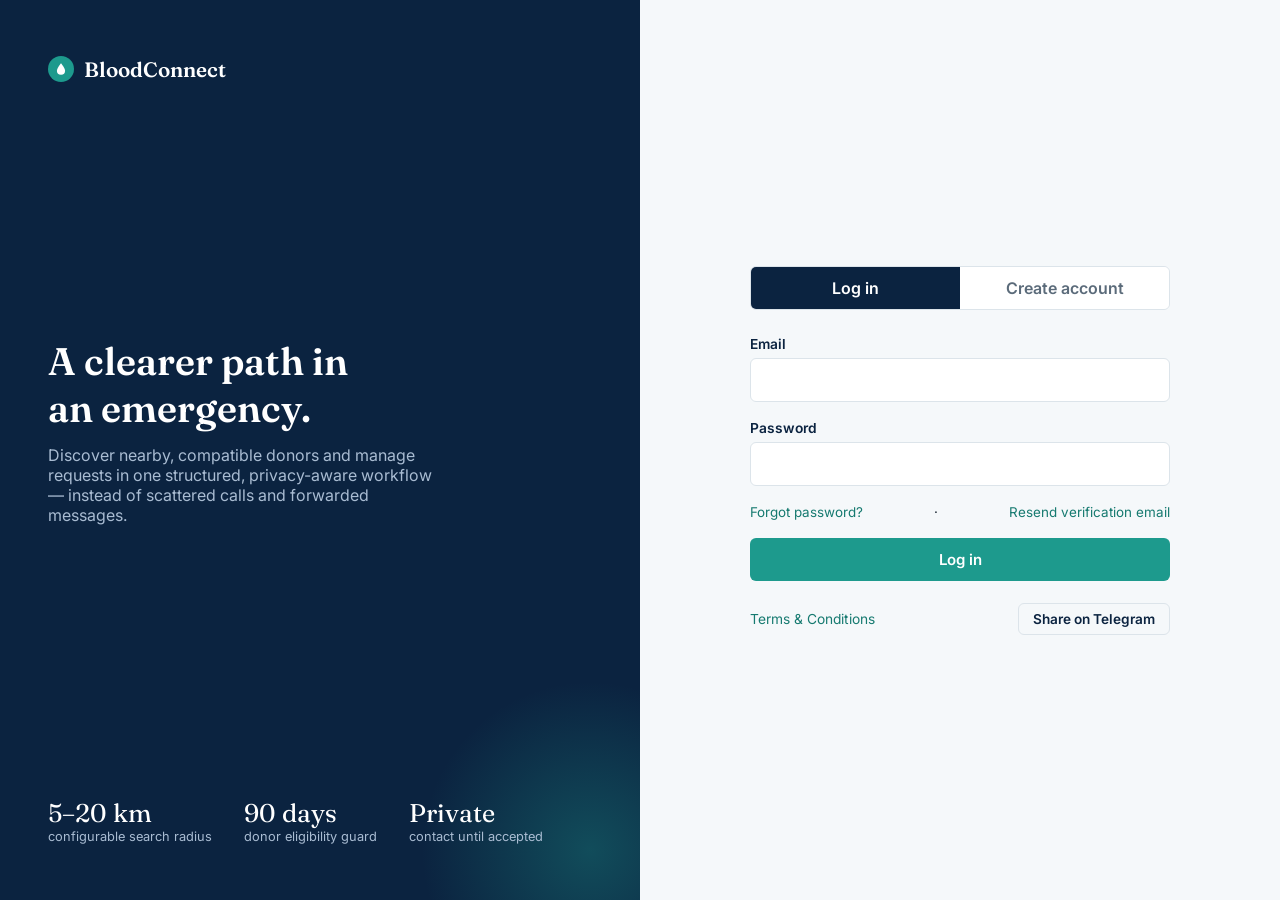
<file: frontend/index.html>
<!DOCTYPE html>
<html lang="en">
<head>
  <meta charset="UTF-8" />
  <meta name="viewport" content="width=device-width, initial-scale=1.0" />
  <title>BloodConnect — Sign in</title>
  <link rel="preconnect" href="https://fonts.googleapis.com" />
  <link href="https://fonts.googleapis.com/css2?family=Inter:wght@400;500;600;700&family=Fraunces:wght@500;600&display=swap" rel="stylesheet" />
  <link rel="stylesheet" href="css/styles.css" />
</head>
<body>
  <div class="auth-shell">
    <section class="auth-shell__intro">
      <div class="auth-shell__brand">
        <span class="topbar__brand-mark" aria-hidden="true">
          <svg viewBox="0 0 24 24" fill="none" xmlns="http://www.w3.org/2000/svg">
            <path d="M12 2C12 2 5 10.5 5 15a7 7 0 0014 0c0-4.5-7-13-7-13z" fill="#fff"/>
          </svg>
        </span>
        BloodConnect
      </div>

      <div>
        <h1 class="auth-shell__headline">A clearer path in an emergency.</h1>
        <p class="auth-shell__sub">
          Discover nearby, compatible donors and manage requests in one
          structured, privacy-aware workflow — instead of scattered calls
          and forwarded messages.
        </p>
      </div>

      <div class="auth-shell__stats">
        <div>
          <div class="auth-shell__stat-value">5–20 km</div>
          <div class="auth-shell__stat-label">configurable search radius</div>
        </div>
        <div>
          <div class="auth-shell__stat-value">90 days</div>
          <div class="auth-shell__stat-label">donor eligibility guard</div>
        </div>
        <div>
          <div class="auth-shell__stat-value">Private</div>
          <div class="auth-shell__stat-label">contact until accepted</div>
        </div>
      </div>
    </section>

    <section class="auth-shell__form-side">
      <div class="auth-card">
        <div class="auth-tabs" role="tablist" aria-label="Sign in or create an account">
          <button type="button" id="tab-login" class="is-active" role="tab" aria-selected="true" aria-controls="panel-login">Log in</button>
          <button type="button" id="tab-signup" role="tab" aria-selected="false" aria-controls="panel-signup">Create account</button>
        </div>

        <div id="banner" class="banner" role="alert"></div>

        <!-- Login -->
        <div id="panel-login" class="auth-panel is-active" role="tabpanel" aria-labelledby="tab-login">
          <form id="login-form" novalidate>
            <div class="field" id="login-email-field">
              <label for="login-email">Email</label>
              <input type="email" id="login-email" name="email" autocomplete="email" required />
              <div class="field-error">Enter a valid email address.</div>
            </div>
            <div class="field" id="login-password-field">
              <label for="login-password">Password</label>
              <input type="password" id="login-password" name="password" autocomplete="current-password" required />
              <div class="field-error">Enter your password.</div>
            </div>
            <p class="auth-help-links"><a href="forgot-password.html">Forgot password?</a> <span aria-hidden="true">·</span> <a href="#" id="resend-verification-link">Resend verification email</a></p>
            <button type="submit" class="btn btn--primary btn--block" id="login-submit">
              <span class="btn-label">Log in</span>
            </button>
          </form>
          <form id="login-otp-form" hidden novalidate>
            <p class="hint" id="login-otp-message">Enter the 6-digit OTP sent to your email.</p>
            <div class="field" id="login-otp-field">
              <label for="login-otp">Email OTP</label>
              <input type="text" id="login-otp" name="otp" inputmode="numeric" autocomplete="one-time-code" pattern="[0-9]{6}" maxlength="6" minlength="6" required />
              <div class="field-error">Enter the 6-digit OTP from your email.</div>
            </div>
            <button type="submit" class="btn btn--primary btn--block" id="login-otp-submit"><span class="btn-label">Verify OTP &amp; log in</span></button>
            <button type="button" class="btn btn--ghost btn--block" id="login-otp-back">Back to login</button>
          </form>
        </div>

        <!-- Signup -->
        <div id="panel-signup" class="auth-panel" role="tabpanel" aria-labelledby="tab-signup">
          <form id="signup-form" novalidate>
            <div class="field-row">
              <div class="field" id="signup-name-field">
                <label for="signup-name">Full name</label>
                <input type="text" id="signup-name" name="name" autocomplete="name" required minlength="2" />
                <div class="field-error">Enter your name.</div>
              </div>
              <div class="field" id="signup-phone-field">
                <label for="signup-phone">Phone</label>
                <input type="tel" id="signup-phone" name="phone" autocomplete="tel" required minlength="7" />
                <div class="field-error">Enter a valid phone number.</div>
              </div>
            </div>

            <div class="field" id="signup-email-field">
              <label for="signup-email">Email</label>
              <input type="email" id="signup-email" name="email" autocomplete="email" required />
              <div class="field-error">Enter a valid email address.</div>
            </div>

            <div class="field" id="signup-password-field">
              <label for="signup-password">Password</label>
              <input type="password" id="signup-password" name="password" autocomplete="new-password" required minlength="8" />
              <div class="hint">At least 8 characters.</div>
              <div class="field-error">Password must be at least 8 characters.</div>
            </div>

            <div class="field-row">
              <div class="field" id="signup-role-field">
                <label for="signup-role">I want to</label>
                <select id="signup-role" name="role" required>
                  <option value="both">Donate &amp; request</option>
                  <option value="donor">Donate blood</option>
                  <option value="recipient">Request blood</option>
                </select>
              </div>
              <div class="field" id="signup-blood-field">
                <label for="signup-blood">Blood group</label>
                <select id="signup-blood" name="blood_group" required>
                  <option value="">Select</option>
                  <option>O+</option><option>O-</option>
                  <option>A+</option><option>A-</option>
                  <option>B+</option><option>B-</option>
                  <option>AB+</option><option>AB-</option>
                </select>
                <div class="field-error">Select your blood group.</div>
              </div>
            </div>

            <div class="field" id="signup-city-field">
              <label for="signup-city">City</label>
              <input type="text" id="signup-city" name="city" required minlength="2" />
              <div class="field-error">Enter your city.</div>
            </div>

            <div class="field">
              <label for="signup-location">Location</label>
              <button type="button" class="btn btn--ghost btn--block" id="use-location-btn">
                Use my current location
              </button>
              <div class="hint" id="location-status">Needed to match nearby donors and requests.</div>
              <input type="hidden" id="signup-lat" name="latitude" />
              <input type="hidden" id="signup-lng" name="longitude" />
            </div>

            <div class="field terms-acceptance" id="signup-terms-field">
              <label class="terms-checkbox">
                <input type="checkbox" id="signup-terms" name="accepted_terms" required />
                <span>I agree to the <a href="terms.html" target="_blank" rel="noopener noreferrer">Terms &amp; Conditions</a> and have read the privacy information.</span>
              </label>
              <div class="field-error">You must accept the Terms &amp; Conditions.</div>
            </div>
            <button type="submit" class="btn btn--primary btn--block" id="signup-submit">
              <span class="btn-label">Create account</span>
            </button>
          </form>
        </div>
        <div class="auth-bottom-links">
          <a href="terms.html">Terms &amp; Conditions</a>
          <button type="button" class="btn btn--ghost btn--sm" id="telegram-share-btn">Share on Telegram</button>
        </div>
      </div>
    </section>
  </div>

  <script src="js/api.js"></script>
  <script src="js/auth-page.js"></script>
</body>
</html>
</file>
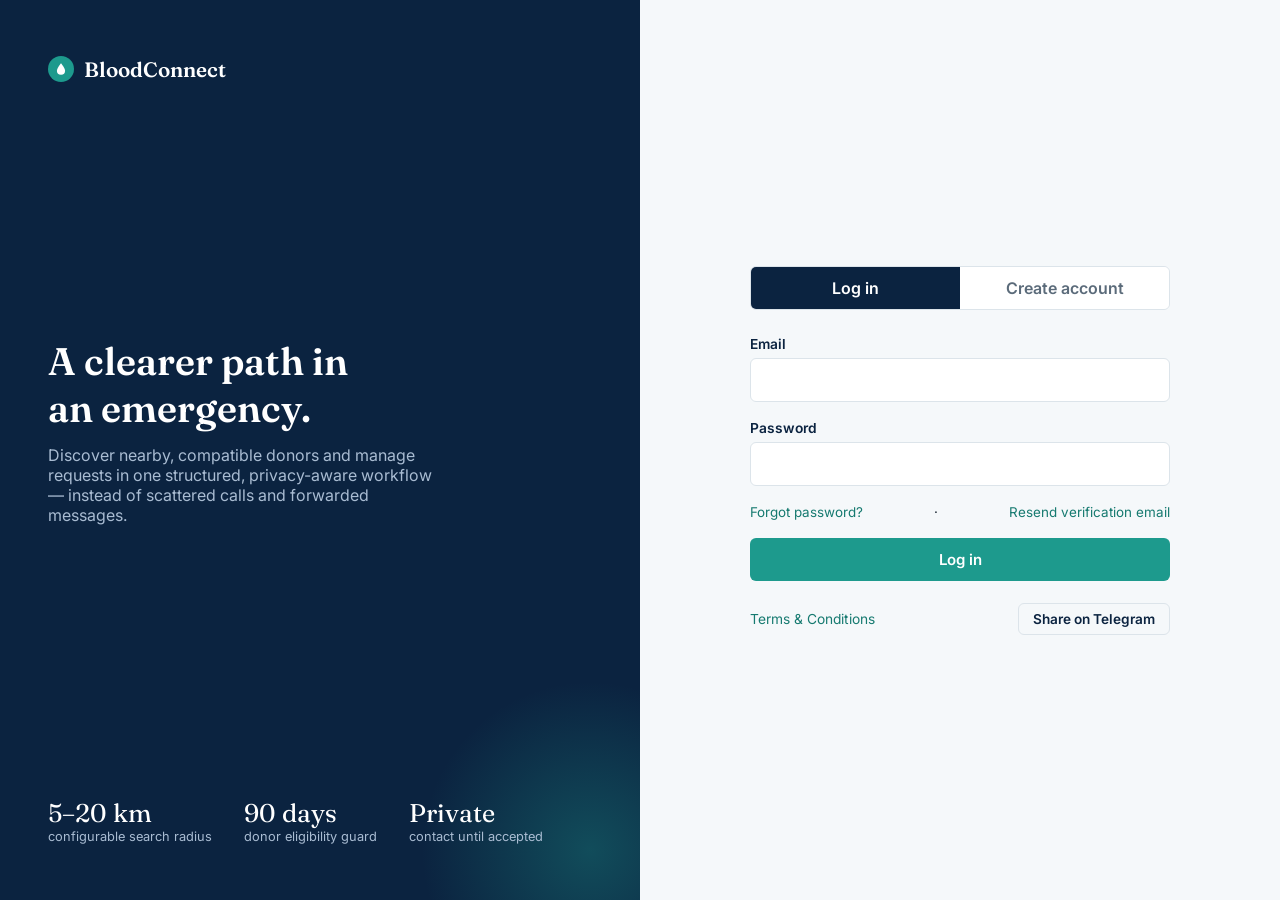
<file: frontend/admin.html>
<!DOCTYPE html>
<html lang="en">
<head>
  <meta charset="UTF-8">
  <meta name="viewport" content="width=device-width, initial-scale=1.0">
  <meta name="theme-color" content="#111c31">
  <title>BloodConnect — Admin Dashboard</title>
  <link rel="preconnect" href="https://fonts.googleapis.com">
  <link rel="preconnect" href="https://fonts.gstatic.com" crossorigin>
  <link href="https://fonts.googleapis.com/css2?family=Inter:wght@400;500;600;700;800&display=swap" rel="stylesheet">
  <link rel="stylesheet" href="css/styles.css">
  <style>
    :root {
      --adm-ink: #172238;
      --adm-muted: #7c879b;
      --adm-border: #e8edf4;
      --adm-bg: #f5f7fb;
      --adm-red: #d93650;
      --adm-navy: #111c31;
      --adm-green: #16866b;
      --adm-shadow: 0 8px 28px rgba(24,39,75,.045);
    }

    * { box-sizing: border-box; }
    body.admin-body {
      margin: 0;
      background: var(--adm-bg);
      color: var(--adm-ink);
      font-family: Inter, system-ui, sans-serif;
    }
    .admin-layout { min-height: 100vh; }
    .admin-sidebar {
      position: fixed; inset: 0 auto 0 0; z-index: 5;
      width: 246px; padding: 25px 17px;
      display: flex; flex-direction: column;
      background: var(--adm-navy); color: #fff;
    }
    .admin-brand { display: flex; align-items: center; gap: 12px; padding: 0 10px 29px; }
    .admin-brand-mark {
      display: grid; place-items: center; width: 42px; height: 42px;
      border-radius: 14px; background: var(--adm-red); color: #fff;
      font-size: 23px; font-weight: 800;
    }
    .admin-brand strong { display: block; font-size: 17px; letter-spacing: -.5px; }
    .admin-brand small { display: block; margin-top: 4px; color: #a7b4ca; font-size: 10px; letter-spacing: 1.6px; }
    .admin-side-label { padding: 0 12px; margin: 8px 0 10px; color: #8290a9; font-size: 10px; font-weight: 700; letter-spacing: 1.5px; }
    .admin-nav { display: grid; gap: 7px; }
    .admin-nav a {
      display: flex; align-items: center; gap: 12px; padding: 12px 13px;
      border-radius: 10px; color: #b9c5d8; text-decoration: none;
      font-size: 13px; font-weight: 600; transition: .2s ease;
    }
    .admin-nav a:hover, .admin-nav a.active { background: #26344d; color: #fff; }
    .admin-nav a.active { box-shadow: inset 3px 0 var(--adm-red); }
    .admin-nav-icon { width: 21px; text-align: center; font-size: 17px; }
    .admin-side-bottom { margin-top: auto; padding: 15px 10px 0; border-top: 1px solid #29364b; }
    .admin-side-bottom p { margin: 0 0 7px; color: #8f9db4; font-size: 11px; }
    .admin-side-bottom strong { color: #e5ebf4; font-size: 12px; overflow-wrap: anywhere; }

    .admin-main { margin-left: 246px; padding: 31px clamp(18px, 3vw, 42px) 45px; max-width: 1800px; }
    .admin-topbar { display: flex; align-items: center; justify-content: space-between; gap: 18px; margin-bottom: 30px; }
    .admin-eyebrow { margin: 0 0 9px; color: var(--adm-red); font-size: 11px; font-weight: 800; letter-spacing: 1.7px; text-transform: uppercase; }
    .admin-topbar h1 { margin: 0; color: var(--adm-ink); font-size: clamp(25px, 3vw, 34px); letter-spacing: -1.2px; line-height: 1.15; }
    .admin-subtitle { margin: 9px 0 0; color: var(--adm-muted); font-size: 13px; line-height: 1.6; }
    .admin-actions { display: flex; flex-wrap: wrap; gap: 9px; }
    .admin-actions button { min-height: 40px; border-radius: 10px; font: inherit; font-size: 12px; font-weight: 700; cursor: pointer; }
    .admin-refresh { padding: 0 14px; color: #33415a; background: #fff; border: 1px solid var(--adm-border); }
    .admin-refresh:hover { border-color: #b8c3d5; }
    .admin-logout { padding: 0 15px; color: #fff; background: var(--adm-red); border: 1px solid var(--adm-red); }
    .admin-logout:hover { background: #bf2942; }
    button:disabled { opacity: .6; cursor: wait; }

    .admin-welcome {
      display: flex; align-items: center; gap: 12px; padding: 15px 18px;
      margin-bottom: 22px; border: 1px solid #f3d8de; border-radius: 13px;
      background: linear-gradient(100deg,#fff 0%,#fff5f6 100%);
    }
    .admin-welcome-icon { display: grid; place-items: center; width: 42px; height: 42px; flex-shrink: 0; border-radius: 12px; background: #ffe3e8; font-size: 21px; }
    .admin-welcome strong { display: block; margin-bottom: 4px; font-size: 13px; }
    .admin-welcome p { margin: 0; color: var(--adm-muted); font-size: 12px; line-height: 1.5; }

    .admin-message { padding: 13px 16px; margin: 0 0 18px; border: 1px solid var(--adm-border); border-radius: 11px; background: #fff; color: #42516a; font-size: 13px; line-height: 1.6; }
    .admin-error { color: #a32020; border-color: #f2c9cf; background: #fff4f5; }

    .admin-section-heading { display: flex; justify-content: space-between; align-items: end; gap: 12px; margin: 27px 0 15px; }
    .admin-section-heading h2 { margin: 0; font-size: 16px; letter-spacing: -.35px; }
    .admin-section-heading p { margin: 5px 0 0; color: var(--adm-muted); font-size: 11px; }
    .admin-live-label { display: inline-flex; align-items: center; gap: 7px; color: var(--adm-green); font-size: 11px; font-weight: 700; }
    .admin-live-dot { width: 7px; height: 7px; border-radius: 50%; background: #20a77e; box-shadow: 0 0 0 4px #def7ed; }

    .admin-stats { display: grid; grid-template-columns: repeat(5,minmax(0,1fr)); gap: 15px; }
    .admin-stat {
      min-width: 0; padding: 19px; border: 1px solid var(--adm-border);
      border-radius: 15px; background: #fff; box-shadow: var(--adm-shadow);
      transition: transform .2s, box-shadow .2s;
    }
    .admin-stat:hover { transform: translateY(-3px); box-shadow: 0 12px 30px rgba(24,39,75,.08); }
    .admin-stat-top { display: flex; align-items: center; justify-content: space-between; gap: 8px; margin-bottom: 20px; }
    .admin-stat-icon { display: grid; place-items: center; width: 39px; height: 39px; border-radius: 12px; font-size: 19px; }
    .tone-blue { background: #e9efff; color: #4969cb; }
    .tone-red { background: #ffe8ec; color: #d93650; }
    .tone-green { background: #e0f7ed; color: #16866b; }
    .tone-amber { background: #fff2d9; color: #b77b19; }
    .tone-purple { background: #f0eaff; color: #8058c8; }
    .admin-stat-tag { color: #8792a5; font-size: 10px; font-weight: 700; }
    .admin-stat-label { margin: 0 0 8px; color: var(--adm-muted); font-size: 11px; font-weight: 600; line-height: 1.5; }
    .admin-number { color: var(--adm-ink); font-size: clamp(25px,2.4vw,34px); font-weight: 800; letter-spacing: -1.2px; line-height: 1.1; overflow-wrap: anywhere; }

    .admin-panels { display: grid; grid-template-columns: repeat(2,minmax(0,1fr)); gap: 17px; }
    .admin-panel { min-width: 0; padding: 21px; border: 1px solid var(--adm-border); border-radius: 15px; background: #fff; box-shadow: var(--adm-shadow); }
    .admin-panel-header { display: flex; align-items: start; justify-content: space-between; gap: 12px; margin-bottom: 17px; }
    .admin-panel-header h2 { margin: 0; font-size: 14px; letter-spacing: -.25px; }
    .admin-panel-header p { margin: 6px 0 0; color: var(--adm-muted); font-size: 11px; }
    .admin-panel-badge { padding: 6px 9px; border-radius: 8px; background: #f2f5fa; color: #69778d; font-size: 10px; font-weight: 700; white-space: nowrap; }
    .admin-list { list-style: none; margin: 0; padding: 0; }
    .admin-list li { display: grid; grid-template-columns: minmax(0,1fr) auto; gap: 9px 12px; padding: 13px 0; border-bottom: 1px solid #edf0f5; }
    .admin-list li:first-child { padding-top: 4px; }
    .admin-list li:last-child { border-bottom: 0; padding-bottom: 2px; }
    .admin-list li > span:first-child { color: #46536a; font-size: 12px; font-weight: 600; text-transform: capitalize; overflow-wrap: anywhere; }
    .admin-list strong { color: var(--adm-ink); font-size: 12px; }
    .admin-meter { grid-column: 1 / -1; height: 6px; overflow: hidden; border-radius: 99px; background: #edf1f7; }
    .admin-meter span { display: block; height: 100%; width: 0; border-radius: inherit; background: linear-gradient(90deg,#e65a70,#cf2f4a); transition: width .5s ease; }
    #blood-groups .admin-meter span { background: linear-gradient(90deg,#667fe3,#8798f1); }

    .admin-table-panel { margin-top: 18px; padding: 0; overflow: hidden; }
    .admin-table-panel .admin-panel-header { padding: 21px 22px 15px; margin: 0; }
    .admin-table-wrap { overflow-x: auto; }
    .admin-table { width: 100%; border-collapse: collapse; text-align: left; font-size: 12px; }
    .admin-table th { padding: 13px 17px; background: #f8f9fc; color: #7c879b; font-size: 10px; font-weight: 800; letter-spacing: .7px; text-transform: uppercase; white-space: nowrap; }
    .admin-table td { padding: 15px 17px; border-bottom: 1px solid #edf0f5; color: #46536a; vertical-align: middle; }
    .admin-table tbody tr:last-child td { border-bottom: 0; }
    .admin-table tbody tr:hover { background: #fcfdff; }
    .admin-recipient { color: var(--adm-ink); font-weight: 700; }
    .admin-blood { display: inline-flex; align-items: center; justify-content: center; min-width: 38px; padding: 6px 8px; border-radius: 8px; background: #ffe9ed; color: #c72e48; font-weight: 800; }
    .admin-status { display: inline-flex; padding: 6px 9px; border-radius: 99px; background: #eef2f7; color: #58677e; font-size: 10px; font-weight: 700; text-transform: capitalize; white-space: nowrap; }
    .status-completed,.status-fulfilled { background: #e0f7ed; color: #147455; }
    .status-pending,.status-open { background: #fff2d9; color: #936311; }
    .status-accepted,.status-in_progress { background: #e8efff; color: #3d5bb4; }
    .admin-urgency { font-weight: 700; text-transform: capitalize; }
    .urgency-emergency,.urgency-critical { color: #cf2f4a; }
    .admin-empty { padding: 28px 16px !important; text-align: center; color: var(--adm-muted) !important; }
    .admin-footer { display: flex; justify-content: space-between; flex-wrap: wrap; gap: 10px; padding: 19px 2px 0; color: #8b96a8; font-size: 10px; }

    [hidden] { display: none !important; }

    @media(max-width:1250px) {
      .admin-stats { grid-template-columns: repeat(3,minmax(0,1fr)); }
    }
    @media(max-width:900px) {
      .admin-sidebar { position: relative; width: 100%; padding: 15px 18px; }
      .admin-brand { padding: 0 2px 15px; }
      .admin-side-label,.admin-side-bottom { display: none; }
      .admin-nav { display: flex; overflow-x: auto; padding-bottom: 2px; }
      .admin-nav a { flex: 0 0 auto; padding: 10px 12px; }
      .admin-main { margin-left: 0; padding: 24px 20px 35px; }
    }
    @media(max-width:650px) {
      .admin-main { padding: 20px 13px 28px; }
      .admin-topbar { align-items: flex-start; flex-direction: column; margin-bottom: 22px; }
      .admin-actions { width: 100%; }
      .admin-actions button { flex: 1; }
      .admin-stats { grid-template-columns: repeat(2,minmax(0,1fr)); gap: 10px; }
      .admin-stat { padding: 14px; }
      .admin-stat-top { margin-bottom: 15px; }
      .admin-stat-icon { width: 34px; height: 34px; }
      .admin-panels { grid-template-columns: 1fr; }
      .admin-panel { padding: 17px; }
      .admin-table-panel { padding: 0; }
      .admin-table-panel .admin-panel-header { padding: 18px 16px 14px; }
      .admin-table th,.admin-table td { padding: 13px 12px; }
      .admin-footer { padding-top: 15px; }
    }
    @media(prefers-reduced-motion:reduce) {
      *,*::before,*::after { transition: none !important; scroll-behavior: auto !important; }
    }
  </style>
</head>
<body class="admin-body">
  <div class="admin-layout">
    <aside class="admin-sidebar">
      <div class="admin-brand">
        <div class="admin-brand-mark" aria-hidden="true">+</div>
        <div>
          <strong>BloodConnect</strong>
          <small>ADMINISTRATION</small>
        </div>
      </div>

      <p class="admin-side-label">WORKSPACE</p>
      <nav class="admin-nav" aria-label="Admin navigation">
        <a class="active" href="#overview"><span class="admin-nav-icon">▦</span> Overview</a>
        <a href="#analytics"><span class="admin-nav-icon">▥</span> Analytics</a>
        <a href="#recent-activity"><span class="admin-nav-icon">♡</span> Blood requests</a>
        <a href="donor-search.html"><span class="admin-nav-icon">⌕</span> Donor search</a>
      </nav>

      <div class="admin-side-bottom">
        <p>SECURE ADMIN SESSION</p>
        <strong>BloodConnect Platform</strong>
      </div>
    </aside>

    <main class="admin-main">
      <header class="admin-topbar">
        <div>
          <p class="admin-eyebrow">Platform control center</p>
          <h1>Dashboard overview</h1>
          <p class="admin-subtitle">Monitor donors, blood requests and platform activity in one place.</p>
        </div>
        <div class="admin-actions">
          <button class="admin-refresh" id="refresh-btn" type="button">↻ &nbsp; Refresh data</button>
          <button class="admin-logout" id="logout-btn" type="button">Log out &nbsp; ↗</button>
        </div>
      </header>

      <div class="admin-welcome">
        <div class="admin-welcome-icon" aria-hidden="true">♥</div>
        <div>
          <strong>Welcome to BloodConnect Admin</strong>
          <p id="admin-welcome">Checking administrator access…</p>
        </div>
      </div>

      <div id="admin-message" class="admin-message" role="status" aria-live="polite">Verifying access…</div>

      <section id="dashboard-content" hidden>
        <div class="admin-section-heading" id="overview">
          <div>
            <h2>Platform at a glance</h2>
            <p>Key figures from your BloodConnect database</p>
          </div>
          <span class="admin-live-label"><span class="admin-live-dot"></span> Live data</span>
        </div>

        <div class="admin-stats">
          <article class="admin-stat">
            <div class="admin-stat-top"><span class="admin-stat-icon tone-blue">♙</span><span class="admin-stat-tag">USERS</span></div>
            <p class="admin-stat-label">Total users</p><div class="admin-number" id="total-users">—</div>
          </article>
          <article class="admin-stat">
            <div class="admin-stat-top"><span class="admin-stat-icon tone-red">♥</span><span class="admin-stat-tag">DONORS</span></div>
            <p class="admin-stat-label">Registered donors</p><div class="admin-number" id="total-donors">—</div>
          </article>
          <article class="admin-stat">
            <div class="admin-stat-top"><span class="admin-stat-icon tone-purple">♡</span><span class="admin-stat-tag">RECIPIENTS</span></div>
            <p class="admin-stat-label">Recipients</p><div class="admin-number" id="total-recipients">—</div>
          </article>
          <article class="admin-stat">
            <div class="admin-stat-top"><span class="admin-stat-icon tone-green">✓</span><span class="admin-stat-tag">AVAILABLE</span></div>
            <p class="admin-stat-label">Available donors</p><div class="admin-number" id="available-donors">—</div>
          </article>
          <article class="admin-stat">
            <div class="admin-stat-top"><span class="admin-stat-icon tone-amber">▤</span><span class="admin-stat-tag">REQUESTS</span></div>
            <p class="admin-stat-label">Total blood requests</p><div class="admin-number" id="total-requests">—</div>
          </article>
        </div>

        <div class="admin-section-heading" id="analytics">
          <div>
            <h2>Insights & distribution</h2>
            <p>Understand request progress and donor blood groups</p>
          </div>
        </div>

        <div class="admin-panels">
          <section class="admin-panel">
            <div class="admin-panel-header">
              <div><h2>Request status</h2><p>Requests grouped by current status</p></div>
              <span class="admin-panel-badge">STATUS</span>
            </div>
            <ul class="admin-list" id="request-statuses"></ul>
          </section>

          <section class="admin-panel">
            <div class="admin-panel-header">
              <div><h2>Blood-group distribution</h2><p>Registered users by blood group</p></div>
              <span class="admin-panel-badge">BLOOD GROUP</span>
            </div>
            <ul class="admin-list" id="blood-groups"></ul>
          </section>
        </div>

        <section class="admin-panel admin-table-panel" id="recent-activity">
          <div class="admin-panel-header">
            <div><h2>Recent blood requests</h2><p>Latest requests recorded on the platform</p></div>
            <span class="admin-panel-badge">LATEST 10</span>
          </div>
          <div class="admin-table-wrap">
            <table class="admin-table">
              <thead>
                <tr><th>Recipient</th><th>Blood group</th><th>Hospital</th><th>Urgency</th><th>Status</th><th>Created</th></tr>
              </thead>
              <tbody id="recent-requests"><tr><td class="admin-empty" colspan="6">Loading requests…</td></tr></tbody>
            </table>
          </div>
        </section>

        <footer class="admin-footer">
          <span>BloodConnect · Administrator workspace</span>
          <span>Use platform data responsibly.</span>
        </footer>
      </section>
    </main>
  </div>

  <script>
    window.BLOODCONNECT_API_BASE_URL = "https://bloodconnect-kfks.onrender.com";
  </script>
  <script src="js/api.js"></script>
  <script src="js/admin.js"></script>
</body>
</html>
</file>
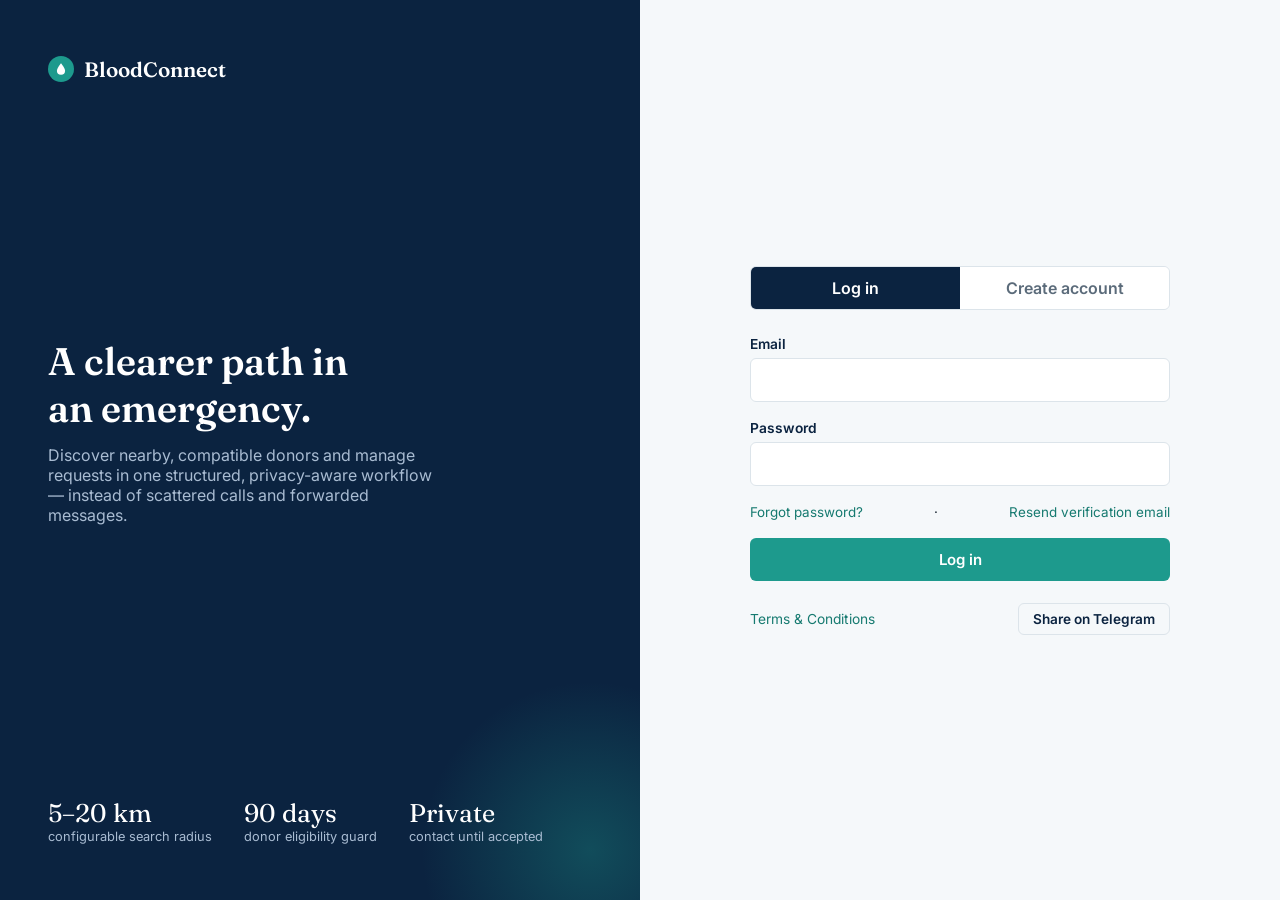
<file: frontend/donor-search.html>
<!DOCTYPE html>
<html lang="en">
<head>
  <meta charset="UTF-8" />
  <meta name="viewport" content="width=device-width, initial-scale=1.0" />
  <title>BloodConnect — Donor Search</title>
  <link rel="preconnect" href="https://fonts.googleapis.com" />
  <link href="https://fonts.googleapis.com/css2?family=Inter:wght@400;500;600;700&family=Fraunces:wght@500;600&display=swap" rel="stylesheet" />
  <link rel="stylesheet" href="css/styles.css" />
</head>
<body class="page">
  <header class="topbar">
    <div class="topbar__brand">
      <span class="topbar__brand-mark" aria-hidden="true">
        <svg viewBox="0 0 24 24" fill="none" xmlns="http://www.w3.org/2000/svg">
          <path d="M12 2C12 2 5 10.5 5 15a7 7 0 0014 0c0-4.5-7-13-7-13z" fill="#fff"/>
        </svg>
      </span>
      BloodConnect
    </div>
    <nav class="topbar__nav" aria-label="Primary">
      <a class="topbar__link" href="donor-search.html" aria-current="page">Donor Search</a>
      <a class="topbar__link" href="request-form.html">New Request</a>
      <a class="topbar__link" href="my-requests.html">My Requests</a>
    </nav>
    <div class="topbar__user">
      <span class="topbar__user-name" data-nav-username></span>
      <button class="btn btn--ghost btn--sm" data-nav-logout>Log out</button>
      <button class="topbar__mobile-toggle" data-nav-toggle aria-expanded="false" aria-label="Toggle menu">☰</button>
    </div>
  </header>

  <main class="shell">
    <div class="page-header">
      <p class="page-header__eyebrow">Search module</p>
      <h1>Find compatible donors nearby</h1>
      <p>Results are filtered by blood-type compatibility, distance, and the 90-day eligibility window before you ever see them.</p>
    </div>

    <div id="banner" class="banner" role="alert"></div>

    <form id="search-form" class="filter-bar card card--pad">
      <div class="field">
        <label for="filter-blood-group">Blood group needed</label>
        <select id="filter-blood-group" required>
          <option value="">Select</option>
          <option>O+</option><option>O-</option>
          <option>A+</option><option>A-</option>
          <option>B+</option><option>B-</option>
          <option>AB+</option><option>AB-</option>
        </select>
      </div>
      <div class="field">
        <label for="filter-radius">Search radius</label>
        <select id="filter-radius">
          <option value="5">5 km</option>
          <option value="10" selected>10 km</option>
          <option value="20">20 km</option>
          <option value="50">50 km</option>
        </select>
      </div>
      <div class="field">
        <label for="filter-availability">Availability</label>
        <select id="filter-availability">
          <option value="true" selected>Available now only</option>
          <option value="false">Include unavailable</option>
        </select>
      </div>
      <button type="submit" class="btn btn--primary" id="search-submit">
        <span class="btn-label">Search</span>
      </button>
    </form>

    <div id="results-area">
      <div class="empty-state">
        <h3>Set a blood group to search</h3>
        <p>Choose the group you need above — we'll match it against nearby, compatible donors.</p>
      </div>
    </div>
  </main>

  <script src="js/api.js"></script>
  <script src="js/nav.js"></script>
  <script src="js/donor-search.js"></script>
</body>
</html>
</file>
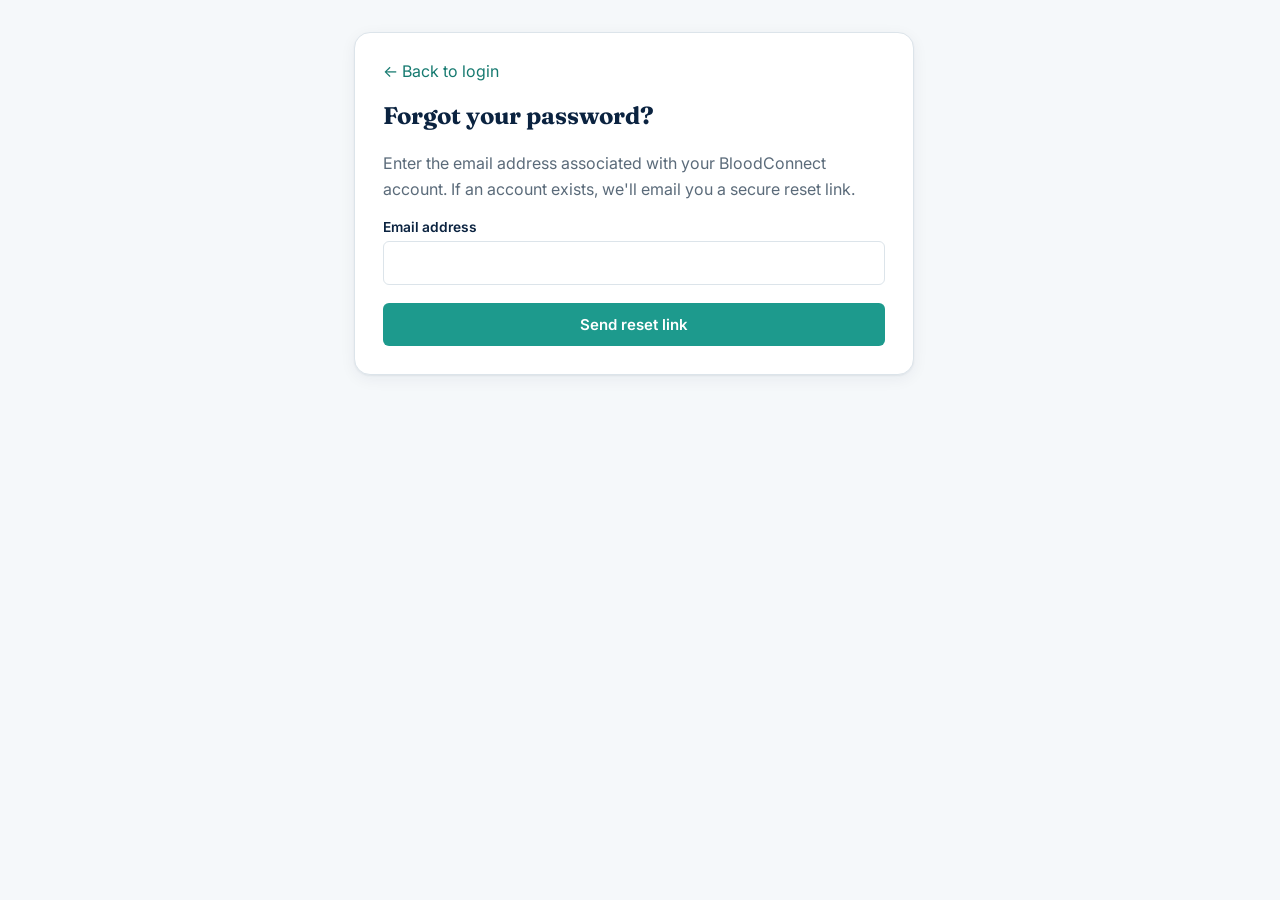
<file: frontend/forgot-password.html>
<!DOCTYPE html>
<html lang="en">
<head>
  <meta charset="UTF-8" />
  <meta name="viewport" content="width=device-width, initial-scale=1.0" />

  <title>Forgot password — BloodConnect</title>

  <link rel="preconnect" href="https://fonts.googleapis.com" />
  <link
    href="https://fonts.googleapis.com/css2?family=Inter:wght@400;500;600;700&family=Fraunces:wght@500;600&display=swap"
    rel="stylesheet"
  />
  <link rel="stylesheet" href="css/styles.css" />
</head>

<body>
  <main class="shell shell--narrow">
    <section class="card card--pad security-card">
      <a href="index.html">← Back to login</a>

      <h1>Forgot your password?</h1>

      <p>
        Enter the email address associated with your BloodConnect account.
        If an account exists, we'll email you a secure reset link.
      </p>

      <div id="notice" class="banner" role="status" aria-live="polite"></div>

      <form id="forgot-form">
        <div class="field">
          <label for="email">Email address</label>
          <input
            id="email"
            name="email"
            type="email"
            autocomplete="email"
            required
          />
        </div>

        <button
          class="btn btn--primary btn--block"
          id="submit"
          type="submit"
        >
          Send reset link
        </button>
      </form>
    </section>
  </main>

  <!-- Production FastAPI backend on Render -->
  <script>
    window.BLOODCONNECT_API_BASE_URL =
      "https://bloodconnect-kfks.onrender.com";
  </script>

  <script src="js/api.js"></script>

  <script>
    (() => {
      const { api, ApiError } = window.BloodConnect;

      const form = document.getElementById("forgot-form");
      const emailInput = document.getElementById("email");
      const button = document.getElementById("submit");
      const notice = document.getElementById("notice");

      form.addEventListener("submit", async (event) => {
        event.preventDefault();

        if (!form.reportValidity()) return;

        const email = emailInput.value.trim();

        if (!email) {
          notice.textContent = "Please enter your email address.";
          notice.className = "banner is-visible banner--error";
          return;
        }

        button.disabled = true;
        button.textContent = "Sending...";
        notice.textContent = "";
        notice.className = "banner";

        try {
          const result = await api.forgotPassword(email);

          notice.textContent =
            result?.message ||
            "If an account exists, a password reset link will be sent to your email.";

          notice.className = "banner is-visible banner--success";
        } catch (error) {
          notice.textContent =
            error instanceof ApiError
              ? error.message
              : "Could not send the reset link. Please try again.";

          notice.className = "banner is-visible banner--error";
        } finally {
          button.disabled = false;
          button.textContent = "Send reset link";
        }
      });
    })();
  </script>
</body>
</html>
</file>
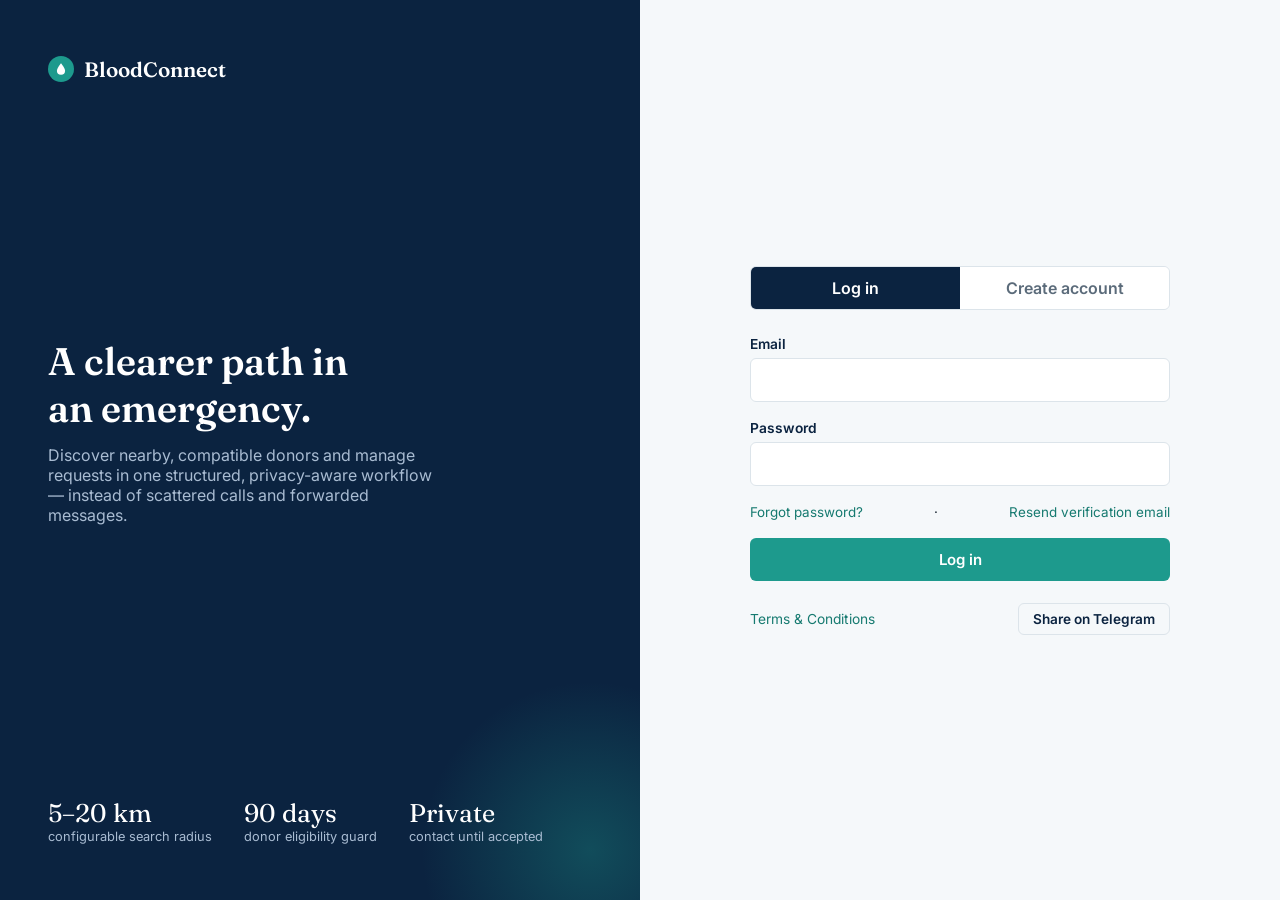
<file: frontend/my-requests.html>
<!DOCTYPE html>
<html lang="en">
<head>
  <meta charset="UTF-8" />
  <meta name="viewport" content="width=device-width, initial-scale=1.0" />
  <title>BloodConnect — My Requests</title>
  <link rel="preconnect" href="https://fonts.googleapis.com" />
  <link href="https://fonts.googleapis.com/css2?family=Inter:wght@400;500;600;700&family=Fraunces:wght@500;600&display=swap" rel="stylesheet" />
  <link rel="stylesheet" href="css/styles.css" />
</head>
<body class="page">
  <header class="topbar">
    <div class="topbar__brand">
      <span class="topbar__brand-mark" aria-hidden="true">
        <svg viewBox="0 0 24 24" fill="none" xmlns="http://www.w3.org/2000/svg">
          <path d="M12 2C12 2 5 10.5 5 15a7 7 0 0014 0c0-4.5-7-13-7-13z" fill="#fff"/>
        </svg>
      </span>
      BloodConnect
    </div>
    <nav class="topbar__nav" aria-label="Primary">
      <a class="topbar__link" href="donor-search.html">Donor Search</a>
      <a class="topbar__link" href="request-form.html">New Request</a>
      <a class="topbar__link" href="my-requests.html" aria-current="page">My Requests</a>
    </nav>
    <div class="topbar__user">
      <span class="topbar__user-name" data-nav-username></span>
      <button class="btn btn--ghost btn--sm" data-nav-logout>Log out</button>
      <button class="topbar__mobile-toggle" data-nav-toggle aria-expanded="false" aria-label="Toggle menu">☰</button>
    </div>
  </header>

  <main class="shell">
    <div class="page-header">
      <p class="page-header__eyebrow">Request tracking</p>
      <h1>My requests</h1>
      <p>Track what you've asked for, and see requests nearby you're a compatible match for.</p>
    </div>

    <div id="banner" class="banner" role="alert"></div>

    <div class="view-tabs" role="tablist">
      <button type="button" id="tab-outgoing" class="is-active" role="tab" aria-selected="true">Requests I've sent</button>
      <button type="button" id="tab-incoming" role="tab" aria-selected="false">Requests I can help with</button>
    </div>

    <div id="outgoing-panel"></div>
    <div id="incoming-panel" style="display:none;"></div>
  </main>

  <script src="js/api.js"></script>
  <script src="js/nav.js"></script>
  <script src="js/my-requests.js"></script>
</body>
</html>
</file>
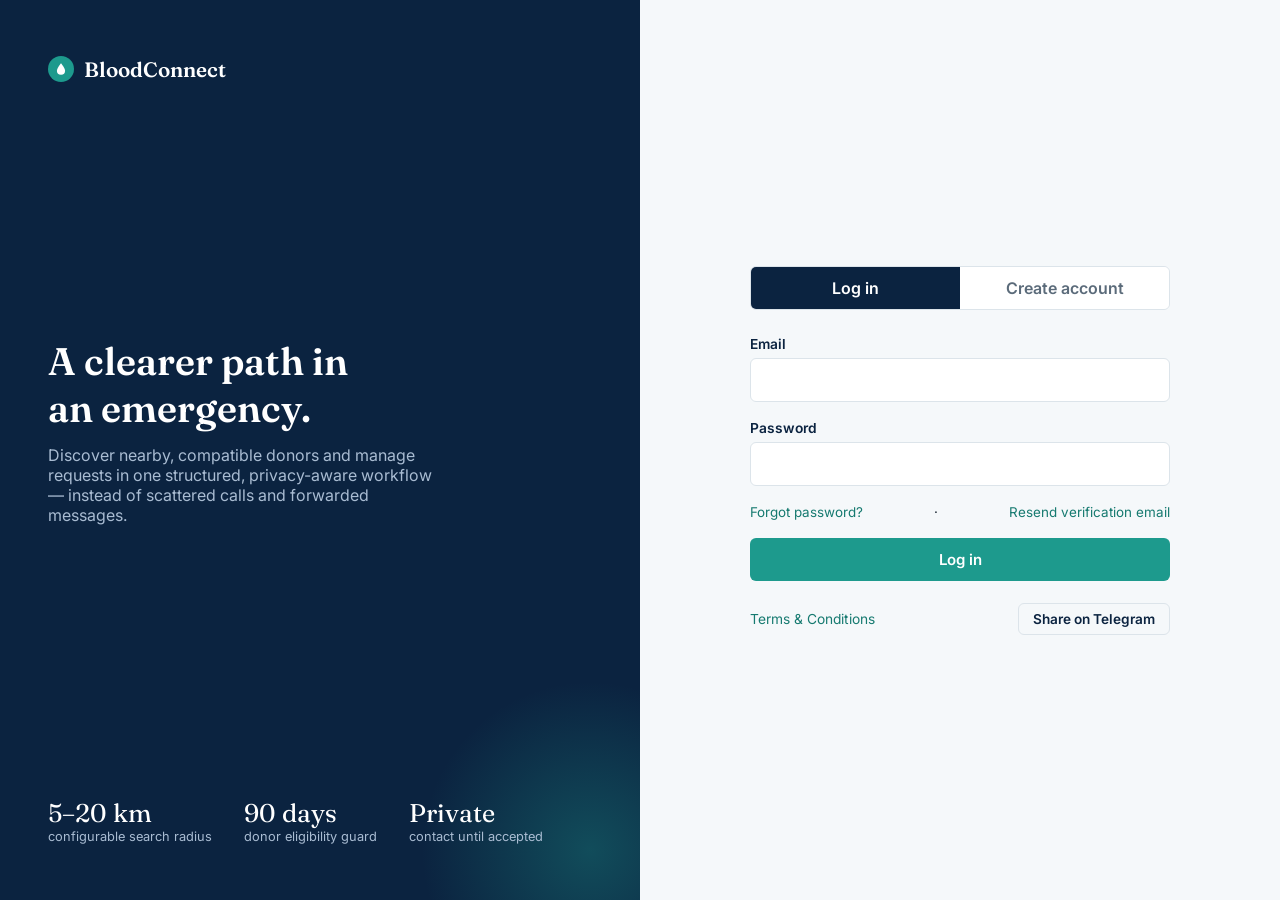
<file: frontend/request-form.html>
<!DOCTYPE html>
<html lang="en">
<head>
  <meta charset="UTF-8" />
  <meta name="viewport" content="width=device-width, initial-scale=1.0" />
  <title>BloodConnect — New Request</title>
  <link rel="preconnect" href="https://fonts.googleapis.com" />
  <link href="https://fonts.googleapis.com/css2?family=Inter:wght@400;500;600;700&family=Fraunces:wght@500;600&display=swap" rel="stylesheet" />
  <link rel="stylesheet" href="css/styles.css" />
</head>
<body class="page">
  <header class="topbar">
    <div class="topbar__brand">
      <span class="topbar__brand-mark" aria-hidden="true">
        <svg viewBox="0 0 24 24" fill="none" xmlns="http://www.w3.org/2000/svg">
          <path d="M12 2C12 2 5 10.5 5 15a7 7 0 0014 0c0-4.5-7-13-7-13z" fill="#fff"/>
        </svg>
      </span>
      BloodConnect
    </div>
    <nav class="topbar__nav" aria-label="Primary">
      <a class="topbar__link" href="donor-search.html">Donor Search</a>
      <a class="topbar__link" href="request-form.html" aria-current="page">New Request</a>
      <a class="topbar__link" href="my-requests.html">My Requests</a>
    </nav>
    <div class="topbar__user">
      <span class="topbar__user-name" data-nav-username></span>
      <button class="btn btn--ghost btn--sm" data-nav-logout>Log out</button>
      <button class="topbar__mobile-toggle" data-nav-toggle aria-expanded="false" aria-label="Toggle menu">☰</button>
    </div>
  </header>

  <main class="shell shell--narrow">
    <div class="page-header">
      <p class="page-header__eyebrow">Request module</p>
      <h1>Create an emergency request</h1>
      <p>Compatible donors within your chosen radius will see this. Your contact details stay private until someone accepts.</p>
    </div>

    <div id="banner" class="banner" role="alert"></div>

    <form id="request-form" class="card card--pad" novalidate>
      <div class="field-row">
        <div class="field" id="blood-group-field">
          <label for="blood-group">Blood group needed</label>
          <select id="blood-group" required>
            <option value="">Select</option>
            <option>O+</option><option>O-</option>
            <option>A+</option><option>A-</option>
            <option>B+</option><option>B-</option>
            <option>AB+</option><option>AB-</option>
          </select>
          <div class="field-error">Select the blood group needed.</div>
        </div>
        <div class="field" id="units-field">
          <label for="units">Units needed</label>
          <input type="number" id="units" min="1" max="20" value="1" required />
          <div class="field-error">Enter between 1 and 20 units.</div>
        </div>
      </div>

      <div class="field" id="hospital-field">
        <label for="hospital">Hospital / location name</label>
        <input type="text" id="hospital" minlength="2" required placeholder="e.g. City Care Hospital, Vijay Nagar" />
        <div class="field-error">Enter the hospital or location name.</div>
      </div>

      <div class="field-row">
        <div class="field" id="urgency-field">
          <label for="urgency">Urgency</label>
          <select id="urgency" required>
            <option value="standard">Standard — within a few days</option>
            <option value="urgent" selected>Urgent — within 24 hours</option>
            <option value="critical">Critical — immediately</option>
          </select>
        </div>
        <div class="field" id="radius-field">
          <label for="radius">Search radius</label>
          <select id="radius">
            <option value="5">5 km</option>
            <option value="10" selected>10 km</option>
            <option value="20">20 km</option>
            <option value="50">50 km</option>
          </select>
        </div>
      </div>

      <div class="field">
        <label for="notes">Notes <span style="font-weight: 400; color: var(--text-muted);">(optional)</span></label>
        <textarea id="notes" maxlength="500" placeholder="Anything a donor should know — ward, contact window, special instructions."></textarea>
      </div>

      <button type="submit" class="btn btn--primary btn--block" id="request-submit">
        <span class="btn-label">Send request</span>
      </button>
    </form>
  </main>

  <script src="js/api.js"></script>
  <script src="js/nav.js"></script>
  <script src="js/request-form.js"></script>
</body>
</html>
</file>
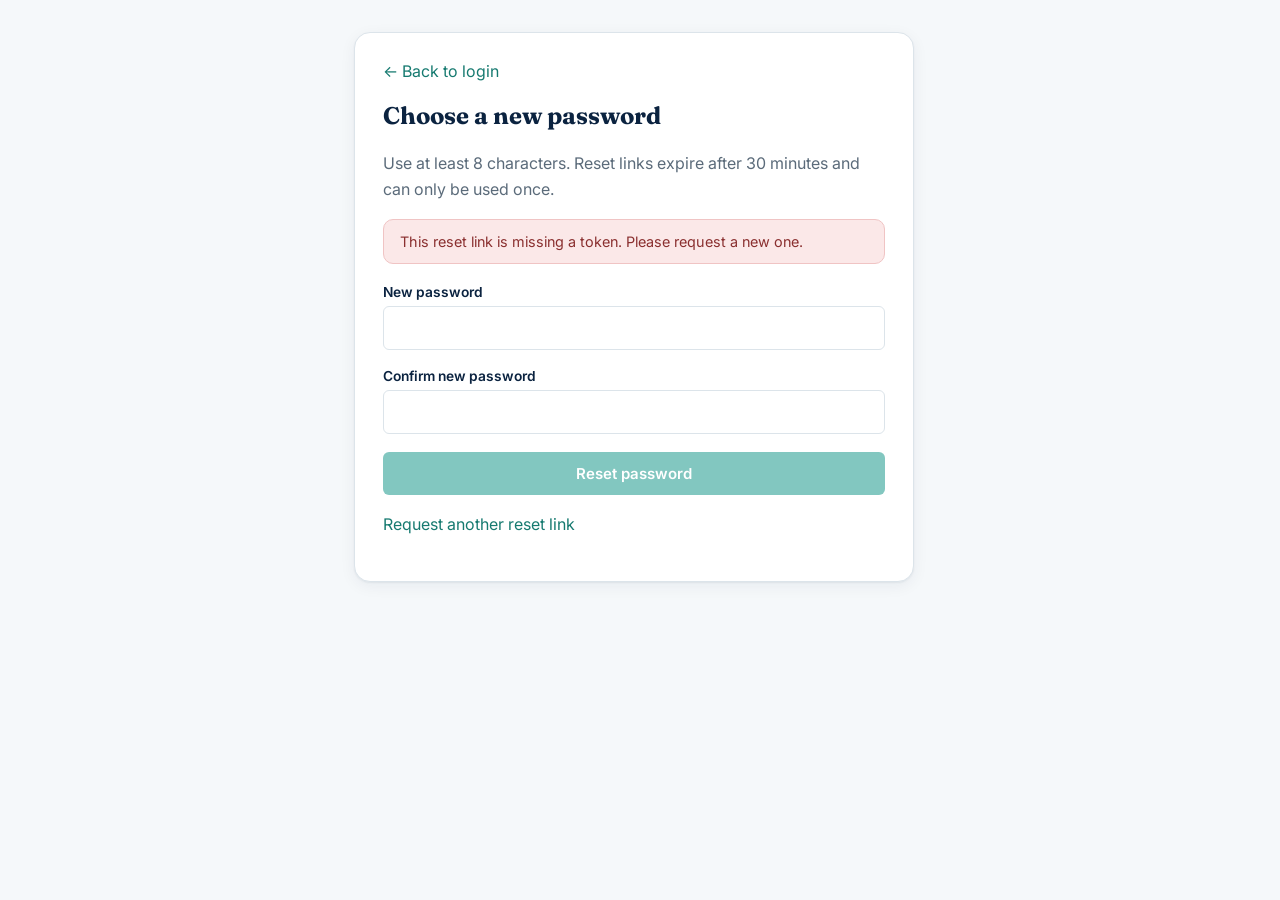
<file: frontend/reset-password.html>
<!DOCTYPE html>
<html lang="en">
<head>
  <meta charset="UTF-8" />
  <meta name="viewport" content="width=device-width, initial-scale=1.0" />
  <title>Reset password — BloodConnect</title>

  <link rel="preconnect" href="https://fonts.googleapis.com" />
  <link
    href="https://fonts.googleapis.com/css2?family=Inter:wght@400;500;600;700&family=Fraunces:wght@500;600&display=swap"
    rel="stylesheet"
  />
  <link rel="stylesheet" href="css/styles.css" />
</head>
<body>
  <main class="shell shell--narrow">
    <section class="card card--pad security-card">
      <a href="index.html">← Back to login</a>

      <h1>Choose a new password</h1>
      <p>
        Use at least 8 characters. Reset links expire after 30 minutes
        and can only be used once.
      </p>

      <div id="notice" class="banner" role="status" aria-live="polite"></div>

      <form id="reset-form">
        <div class="field">
          <label for="password">New password</label>
          <input
            id="password"
            type="password"
            minlength="8"
            autocomplete="new-password"
            required
          />
        </div>

        <div class="field">
          <label for="confirm-password">Confirm new password</label>
          <input
            id="confirm-password"
            type="password"
            minlength="8"
            autocomplete="new-password"
            required
          />
        </div>

        <button
          class="btn btn--primary btn--block"
          id="submit"
          type="submit"
        >
          Reset password
        </button>
      </form>

      <p><a href="forgot-password.html">Request another reset link</a></p>
    </section>
  </main>

  <!-- Use the deployed FastAPI backend -->
  <script>
    window.BLOODCONNECT_API_BASE_URL =
      "https://bloodconnect-kfks.onrender.com";
  </script>

  <script src="js/api.js"></script>

  <script>
    (() => {
      const { api, ApiError } = window.BloodConnect;

      const form = document.getElementById("reset-form");
      const passwordInput = document.getElementById("password");
      const confirmInput = document.getElementById("confirm-password");
      const button = document.getElementById("submit");
      const notice = document.getElementById("notice");

      const token = new URLSearchParams(window.location.search).get("token");

      function showNotice(message, type) {
        notice.textContent = message;
        notice.className = `banner is-visible banner--${type}`;
      }

      if (!token) {
        showNotice(
          "This reset link is missing a token. Please request a new one.",
          "error"
        );
        button.disabled = true;
      }

      form.addEventListener("submit", async (event) => {
        event.preventDefault();

        if (!token) return;

        const password = passwordInput.value;
        const confirmPassword = confirmInput.value;

        if (password.length < 8) {
          showNotice("Password must be at least 8 characters.", "error");
          return;
        }

        if (password !== confirmPassword) {
          showNotice("The passwords do not match.", "error");
          return;
        }

        button.disabled = true;
        button.textContent = "Updating…";
        notice.textContent = "";
        notice.className = "banner";

        try {
          const result = await api.resetPassword(token, password);

          showNotice(
            result?.message || "Password changed successfully. You can now log in.",
            "success"
          );

          form.reset();

          const loginLink = document.createElement("a");
          loginLink.href = "index.html";
          loginLink.textContent = "Go to login";

          notice.appendChild(document.createTextNode(" "));
          notice.appendChild(loginLink);

          // A reset token can only be used once.
          button.disabled = true;
        } catch (error) {
          showNotice(
            error instanceof ApiError
              ? error.message
              : "Could not reset password. Please request a new link.",
            "error"
          );
        } finally {
          if (!button.disabled || notice.className.includes("banner--error")) {
            button.disabled = false;
          }
          button.textContent = "Reset password";
        }
      });
    })();
  </script>
</body>
</html>
</file>
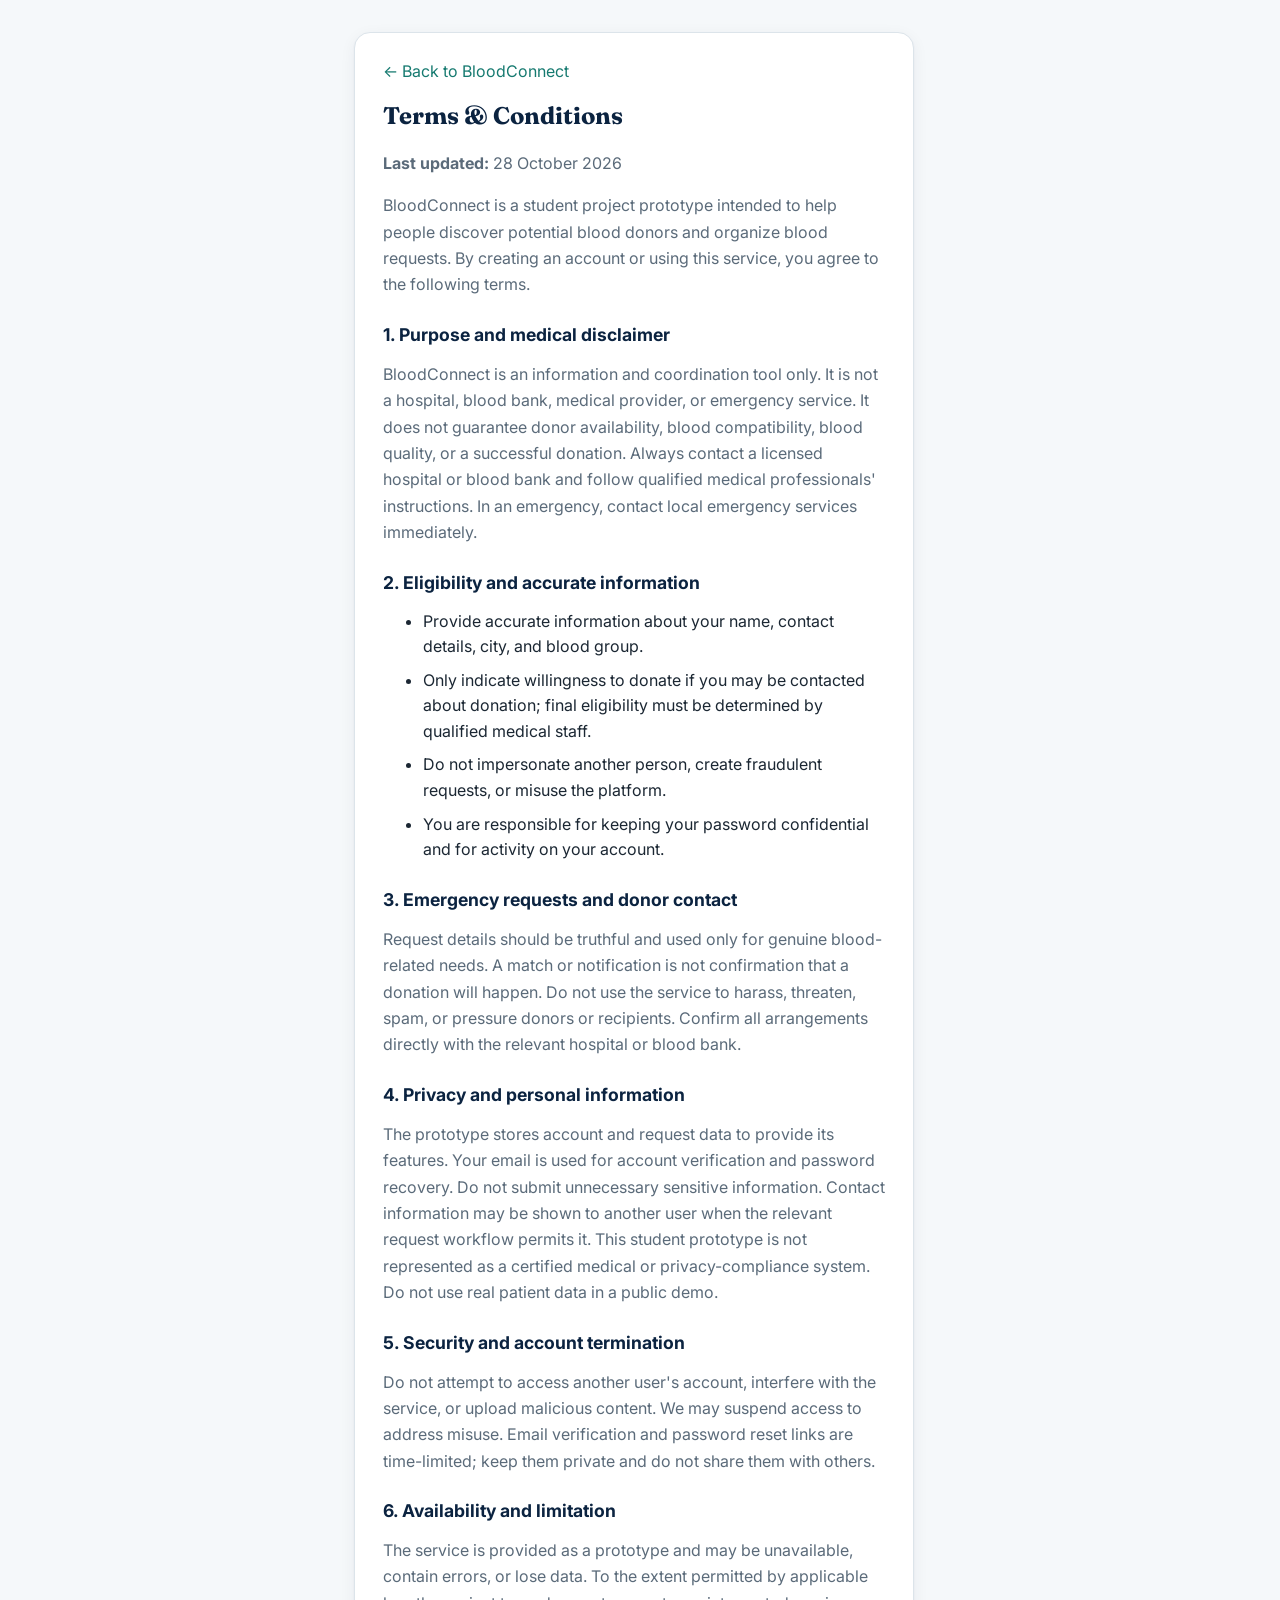
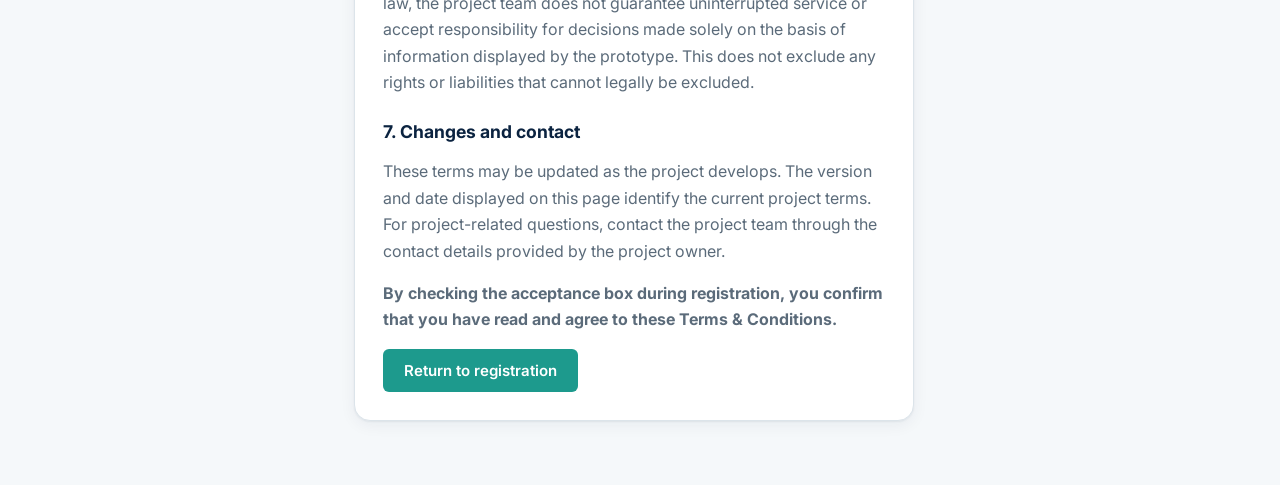
<file: frontend/terms.html>
<!DOCTYPE html>
<html lang="en">
<head>
  <meta charset="UTF-8" />
  <meta name="viewport" content="width=device-width, initial-scale=1.0" />
  <title>Terms &amp; Conditions — BloodConnect</title>
  <link rel="preconnect" href="https://fonts.googleapis.com" />
  <link href="https://fonts.googleapis.com/css2?family=Inter:wght@400;500;600;700&family=Fraunces:wght@500;600&display=swap" rel="stylesheet" />
  <link rel="stylesheet" href="css/styles.css" />
</head>
<body>
  <main class="shell shell--narrow">
    <article class="card card--pad security-card terms-content">
      <a href="index.html">← Back to BloodConnect</a>
      <h1>Terms &amp; Conditions</h1>
      <p><strong>Last updated:</strong> 28 October 2026</p>
      <p>BloodConnect is a student project prototype intended to help people discover potential blood donors and organize blood requests. By creating an account or using this service, you agree to the following terms.</p>

      <h2>1. Purpose and medical disclaimer</h2>
      <p>BloodConnect is an information and coordination tool only. It is not a hospital, blood bank, medical provider, or emergency service. It does not guarantee donor availability, blood compatibility, blood quality, or a successful donation. Always contact a licensed hospital or blood bank and follow qualified medical professionals' instructions. In an emergency, contact local emergency services immediately.</p>

      <h2>2. Eligibility and accurate information</h2>
      <ul>
        <li>Provide accurate information about your name, contact details, city, and blood group.</li>
        <li>Only indicate willingness to donate if you may be contacted about donation; final eligibility must be determined by qualified medical staff.</li>
        <li>Do not impersonate another person, create fraudulent requests, or misuse the platform.</li>
        <li>You are responsible for keeping your password confidential and for activity on your account.</li>
      </ul>

      <h2>3. Emergency requests and donor contact</h2>
      <p>Request details should be truthful and used only for genuine blood-related needs. A match or notification is not confirmation that a donation will happen. Do not use the service to harass, threaten, spam, or pressure donors or recipients. Confirm all arrangements directly with the relevant hospital or blood bank.</p>

      <h2>4. Privacy and personal information</h2>
      <p>The prototype stores account and request data to provide its features. Your email is used for account verification and password recovery. Do not submit unnecessary sensitive information. Contact information may be shown to another user when the relevant request workflow permits it. This student prototype is not represented as a certified medical or privacy-compliance system. Do not use real patient data in a public demo.</p>

      <h2>5. Security and account termination</h2>
      <p>Do not attempt to access another user's account, interfere with the service, or upload malicious content. We may suspend access to address misuse. Email verification and password reset links are time-limited; keep them private and do not share them with others.</p>

      <h2>6. Availability and limitation</h2>
      <p>The service is provided as a prototype and may be unavailable, contain errors, or lose data. To the extent permitted by applicable law, the project team does not guarantee uninterrupted service or accept responsibility for decisions made solely on the basis of information displayed by the prototype. This does not exclude any rights or liabilities that cannot legally be excluded.</p>

      <h2>7. Changes and contact</h2>
      <p>These terms may be updated as the project develops. The version and date displayed on this page identify the current project terms. For project-related questions, contact the project team through the contact details provided by the project owner.</p>

      <p><strong>By checking the acceptance box during registration, you confirm that you have read and agree to these Terms &amp; Conditions.</strong></p>
      <a class="btn btn--primary" href="index.html">Return to registration</a>
    </article>
  </main>
</body>
</html>
</file>
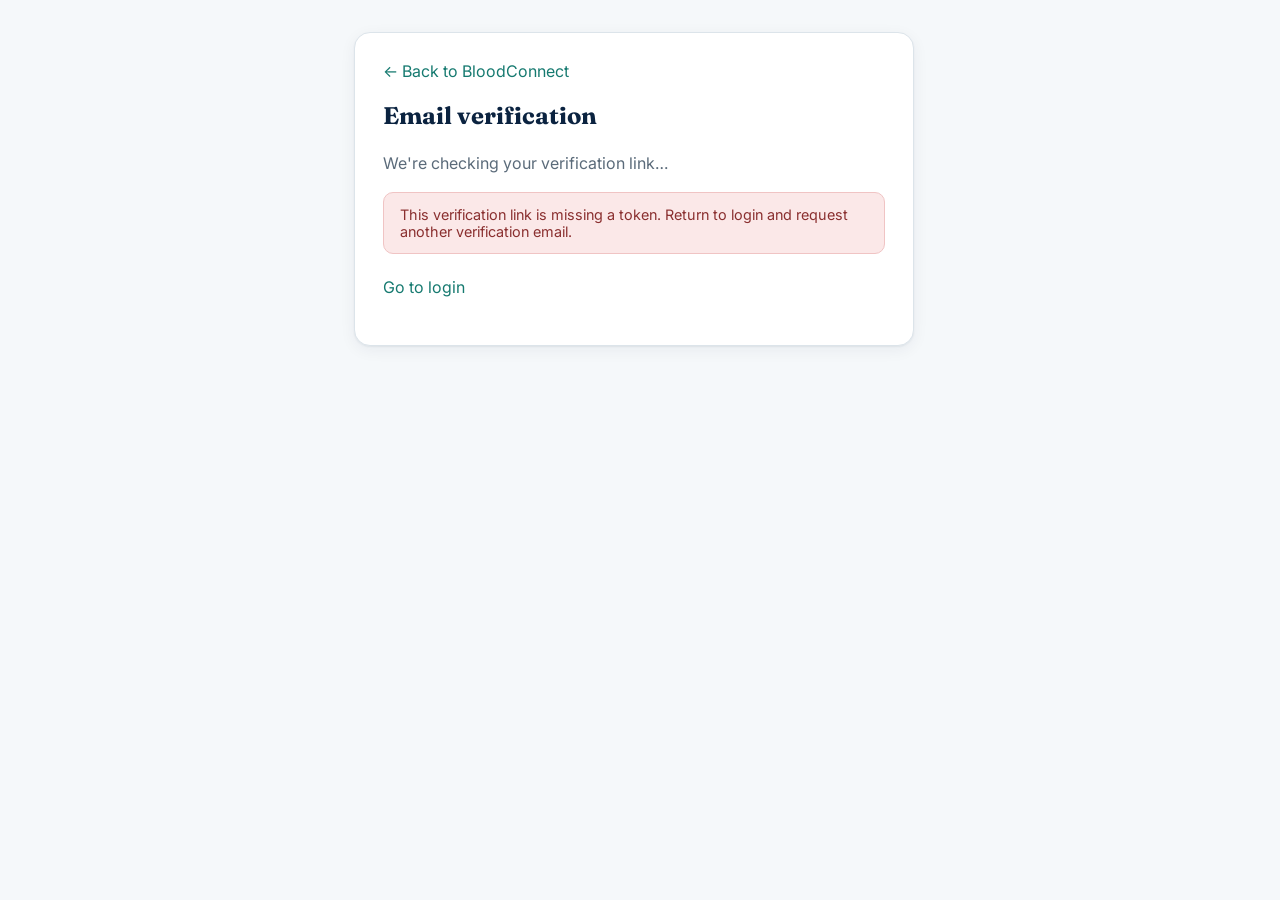
<file: frontend/verify-email.html>
<!DOCTYPE html>
<html lang="en">
<head>
  <meta charset="UTF-8" />
  <meta name="viewport" content="width=device-width, initial-scale=1.0" />
  <title>Verify email — BloodConnect</title>
  <link rel="preconnect" href="https://fonts.googleapis.com" />
  <link href="https://fonts.googleapis.com/css2?family=Inter:wght@400;500;600;700&family=Fraunces:wght@500;600&display=swap" rel="stylesheet" />
  <link rel="stylesheet" href="css/styles.css" />
</head>
<body>
  <main class="shell shell--narrow">
    <section class="card card--pad security-card">
      <a href="index.html">← Back to BloodConnect</a>
      <h1>Email verification</h1>
      <p id="description">We're checking your verification link…</p>
      <div id="notice" class="banner is-visible" role="status">Please wait…</div>
      <p><a href="index.html">Go to login</a></p>
    </section>
  </main>
 <script>
  window.BLOODCONNECT_API_BASE_URL =
  "https://bloodconnect-kfks.onrender.com";
 </script>
 <script src="js/api.js"></script>
  <script>
    (async function verify() {
      const { api, ApiError } = window.BloodConnect;
      const notice = document.getElementById("notice");
      const description = document.getElementById("description");
      const token = new URLSearchParams(window.location.search).get("token");
      if (!token) {
        notice.textContent = "This verification link is missing a token. Return to login and request another verification email.";
        notice.className = "banner is-visible banner--error";
        return;
      }
      try {
        const result = await api.verifyEmail(token);
        description.textContent = "Your email address is confirmed.";
        notice.textContent = result.message;
        notice.className = "banner is-visible banner--success";
      } catch (error) {
        notice.textContent = error instanceof ApiError ? error.message : "Could not verify this email. Request a new link.";
        notice.className = "banner is-visible banner--error";
      }
    })();
  </script>
</body>
</html>
</file>
<file: frontend/css/styles.css>
/* ==========================================================================
   BloodConnect — design tokens
   Navy grounds the interface (trust, clinical calm); teal carries action;
   coral is reserved for urgency only, so it stays meaningful when it appears.
   ========================================================================== */
:root {
  --navy-900: #0b2340;
  --navy-700: #14345c;
  --navy-500: #285082;
  --teal-500: #1d9a8d;
  --teal-600: #167a70;
  --teal-100: #e3f5f2;
  --coral-500: #e15252;
  --coral-100: #fbe8e8;
  --amber-500: #c98a2c;
  --amber-100: #faf1df;
  --bg: #f5f8fa;
  --surface: #ffffff;
  --border: #dce4ea;
  --text: #1b2733;
  --text-muted: #5b6b7a;
  --text-on-navy: #eaf1f8;
  --text-on-navy-muted: #a9bcd2;
  --radius-sm: 6px;
  --radius-md: 10px;
  --radius-lg: 16px;
  --shadow-card: 0 1px 2px rgba(11, 35, 64, 0.06), 0 4px 16px rgba(11, 35, 64, 0.06);
  --font-ui: "Inter", -apple-system, BlinkMacSystemFont, "Segoe UI", sans-serif;
  --font-display: "Fraunces", Georgia, serif;
}

* {
  box-sizing: border-box;
}

html {
  scroll-padding-top: 80px;
}

body {
  margin: 0;
  font-family: var(--font-ui);
  background: var(--bg);
  color: var(--text);
  -webkit-font-smoothing: antialiased;
}

img {
  max-width: 100%;
  display: block;
}

a {
  color: var(--teal-600);
  text-decoration: none;
}
a:hover {
  text-decoration: underline;
}

button, input, select, textarea {
  font-family: inherit;
  font-size: inherit;
}

:focus-visible {
  outline: 2px solid var(--teal-500);
  outline-offset: 2px;
}

.visually-hidden {
  position: absolute;
  width: 1px;
  height: 1px;
  overflow: hidden;
  clip: rect(0 0 0 0);
  white-space: nowrap;
}

/* ---- Top navigation ------------------------------------------------- */
.topbar {
  background: var(--navy-900);
  color: var(--text-on-navy);
  padding: 14px 28px;
  display: flex;
  align-items: center;
  justify-content: space-between;
  gap: 16px;
  position: sticky;
  top: 0;
  z-index: 20;
}

.topbar__brand {
  display: flex;
  align-items: center;
  gap: 10px;
  font-family: var(--font-display);
  font-size: 1.25rem;
  font-weight: 600;
  color: #fff;
}

.topbar__brand-mark {
  width: 26px;
  height: 26px;
  border-radius: 50%;
  background: var(--teal-500);
  display: grid;
  place-items: center;
  flex-shrink: 0;
}

.topbar__brand-mark svg {
  width: 14px;
  height: 14px;
}

.topbar__nav {
  display: flex;
  align-items: center;
  gap: 4px;
}

.topbar__link {
  color: var(--text-on-navy-muted);
  padding: 8px 14px;
  border-radius: var(--radius-sm);
  font-size: 0.92rem;
  font-weight: 500;
}
.topbar__link:hover {
  color: #fff;
  text-decoration: none;
  background: rgba(255, 255, 255, 0.08);
}
.topbar__link[aria-current="page"] {
  color: #fff;
  background: rgba(255, 255, 255, 0.12);
}

.topbar__user {
  display: flex;
  align-items: center;
  gap: 12px;
}

.topbar__user-name {
  font-size: 0.88rem;
  color: var(--text-on-navy-muted);
}

.topbar__mobile-toggle {
  display: none;
}

/* ---- Layout shells ---------------------------------------------------- */
.page {
  min-height: 100vh;
  display: flex;
  flex-direction: column;
}

.shell {
  width: 100%;
  max-width: 1080px;
  margin: 0 auto;
  padding: 32px 24px 64px;
  flex: 1;
}

.shell--narrow {
  max-width: 620px;
}

.page-header {
  margin-bottom: 24px;
}

.page-header__eyebrow {
  color: var(--teal-600);
  font-weight: 600;
  font-size: 0.82rem;
  margin: 0 0 6px;
}

.page-header h1 {
  margin: 0 0 6px;
  font-family: var(--font-display);
  font-size: 1.9rem;
  font-weight: 600;
  color: var(--navy-900);
}

.page-header p {
  margin: 0;
  color: var(--text-muted);
  max-width: 62ch;
}

/* ---- Cards & surfaces --------------------------------------------------*/
.card {
  background: var(--surface);
  border: 1px solid var(--border);
  border-radius: var(--radius-lg);
  box-shadow: var(--shadow-card);
}

.card--pad {
  padding: 28px;
}

/* ---- Buttons ------------------------------------------------------------*/
.btn {
  display: inline-flex;
  align-items: center;
  justify-content: center;
  gap: 8px;
  border: 1px solid transparent;
  border-radius: var(--radius-sm);
  padding: 11px 20px;
  font-weight: 600;
  font-size: 0.94rem;
  cursor: pointer;
  transition: background-color 0.15s ease, border-color 0.15s ease, transform 0.05s ease;
}
.btn:active {
  transform: translateY(1px);
}
.btn:disabled {
  opacity: 0.55;
  cursor: not-allowed;
}

.btn--primary {
  background: var(--teal-500);
  color: #fff;
}
.btn--primary:hover:not(:disabled) {
  background: var(--teal-600);
}

.btn--ghost {
  background: transparent;
  border-color: var(--border);
  color: var(--navy-900);
}
.btn--ghost:hover:not(:disabled) {
  background: var(--bg);
}

.btn--danger {
  background: transparent;
  border-color: var(--coral-500);
  color: var(--coral-500);
}
.btn--danger:hover:not(:disabled) {
  background: var(--coral-100);
}

.btn--block {
  width: 100%;
}

.btn--sm {
  padding: 7px 14px;
  font-size: 0.85rem;
}

/* ---- Forms --------------------------------------------------------------*/
.field {
  margin-bottom: 18px;
}

.field label {
  display: block;
  font-size: 0.86rem;
  font-weight: 600;
  color: var(--navy-900);
  margin-bottom: 6px;
}

.field .hint {
  font-size: 0.8rem;
  color: var(--text-muted);
  margin-top: 5px;
}

.field input,
.field select,
.field textarea {
  width: 100%;
  padding: 11px 13px;
  border: 1px solid var(--border);
  border-radius: var(--radius-sm);
  background: var(--surface);
  color: var(--text);
}

.field input:focus,
.field select:focus,
.field textarea:focus {
  border-color: var(--teal-500);
}

.field textarea {
  resize: vertical;
  min-height: 90px;
}

.field-row {
  display: grid;
  grid-template-columns: 1fr 1fr;
  gap: 16px;
}

.field-row--three {
  grid-template-columns: 1fr 1fr 1fr;
}

.field-error {
  color: var(--coral-500);
  font-size: 0.82rem;
  margin-top: 5px;
  display: none;
}

.field.has-error input,
.field.has-error select {
  border-color: var(--coral-500);
}
.field.has-error .field-error {
  display: block;
}

/* ---- Badges ---------------------------------------------------------- */
.badge {
  display: inline-flex;
  align-items: center;
  gap: 5px;
  padding: 3px 10px;
  border-radius: 999px;
  font-size: 0.76rem;
  font-weight: 600;
}

.badge--teal { background: var(--teal-100); color: var(--teal-600); }
.badge--coral { background: var(--coral-100); color: var(--coral-500); }
.badge--amber { background: var(--amber-100); color: var(--amber-500); }
.badge--neutral { background: var(--bg); color: var(--text-muted); border: 1px solid var(--border); }

/* ---- Alerts / banners ------------------------------------------------ */
.banner {
  border-radius: var(--radius-md);
  padding: 13px 16px;
  font-size: 0.9rem;
  margin-bottom: 20px;
  display: none;
}
.banner.is-visible {
  display: block;
}
.banner--error {
  background: var(--coral-100);
  color: #8a2f2f;
  border: 1px solid #f0c4c4;
}
.banner--success {
  background: var(--teal-100);
  color: var(--teal-600);
  border: 1px solid #b7e4de;
}

/* ---- Auth split screen ------------------------------------------------ */
.auth-shell {
  min-height: 100vh;
  display: grid;
  grid-template-columns: 1fr 1fr;
}

.auth-shell__intro {
  background: var(--navy-900);
  color: var(--text-on-navy);
  padding: 56px 48px;
  display: flex;
  flex-direction: column;
  justify-content: space-between;
  position: relative;
  overflow: hidden;
}

.auth-shell__intro::after {
  content: "";
  position: absolute;
  right: -120px;
  bottom: -120px;
  width: 340px;
  height: 340px;
  border-radius: 50%;
  background: radial-gradient(circle, rgba(29, 154, 141, 0.35), transparent 70%);
}

.auth-shell__brand {
  display: flex;
  align-items: center;
  gap: 10px;
  font-family: var(--font-display);
  font-size: 1.3rem;
  font-weight: 600;
  color: #fff;
  z-index: 1;
}

.auth-shell__headline {
  font-family: var(--font-display);
  font-size: 2.4rem;
  line-height: 1.2;
  font-weight: 600;
  color: #fff;
  max-width: 12ch;
  margin: 0;
  z-index: 1;
}

.auth-shell__sub {
  color: var(--text-on-navy-muted);
  max-width: 40ch;
  margin-top: 14px;
  z-index: 1;
}

.auth-shell__stats {
  display: flex;
  gap: 32px;
  z-index: 1;
}

.auth-shell__stat-value {
  font-family: var(--font-display);
  font-size: 1.6rem;
  color: #fff;
}

.auth-shell__stat-label {
  font-size: 0.8rem;
  color: var(--text-on-navy-muted);
}

.auth-shell__form-side {
  display: flex;
  align-items: center;
  justify-content: center;
  padding: 40px 24px;
}

.auth-card {
  width: 100%;
  max-width: 420px;
}

.auth-tabs {
  display: flex;
  border: 1px solid var(--border);
  border-radius: var(--radius-sm);
  overflow: hidden;
  margin-bottom: 26px;
}

.auth-tabs button {
  flex: 1;
  padding: 11px;
  background: var(--surface);
  border: none;
  cursor: pointer;
  font-weight: 600;
  color: var(--text-muted);
}

.auth-tabs button.is-active {
  background: var(--navy-900);
  color: #fff;
}

.auth-panel {
  display: none;
}
.auth-panel.is-active {
  display: block;
}

/* ---- Donor search ------------------------------------------------------*/
.filter-bar {
  display: flex;
  flex-wrap: wrap;
  align-items: end;
  gap: 14px;
  margin-bottom: 24px;
}

.filter-bar .field {
  margin-bottom: 0;
  min-width: 150px;
}

.result-list {
  display: flex;
  flex-direction: column;
  gap: 12px;
}

.donor-card {
  display: flex;
  align-items: center;
  justify-content: space-between;
  gap: 16px;
  padding: 18px 20px;
  flex-wrap: wrap;
}

.donor-card__identity {
  display: flex;
  align-items: center;
  gap: 14px;
}

.donor-card__avatar {
  width: 42px;
  height: 42px;
  border-radius: 50%;
  background: var(--teal-100);
  color: var(--teal-600);
  font-weight: 700;
  display: grid;
  place-items: center;
  font-size: 0.9rem;
  flex-shrink: 0;
}

.donor-card__name {
  font-weight: 600;
  color: var(--navy-900);
}

.donor-card__meta {
  font-size: 0.84rem;
  color: var(--text-muted);
  margin-top: 2px;
}

.donor-card__right {
  display: flex;
  align-items: center;
  gap: 12px;
}

.empty-state {
  text-align: center;
  padding: 48px 20px;
  color: var(--text-muted);
}

.empty-state h3 {
  color: var(--navy-900);
  margin-bottom: 6px;
}

/* ---- My requests -------------------------------------------------------*/
.view-tabs {
  display: flex;
  gap: 4px;
  margin-bottom: 22px;
  border-bottom: 1px solid var(--border);
}

.view-tabs button {
  background: none;
  border: none;
  padding: 10px 4px;
  margin-right: 22px;
  font-weight: 600;
  color: var(--text-muted);
  cursor: pointer;
  border-bottom: 2px solid transparent;
}

.view-tabs button.is-active {
  color: var(--navy-900);
  border-bottom-color: var(--teal-500);
}

.request-card {
  padding: 20px 22px;
  margin-bottom: 12px;
}

.request-card__top {
  display: flex;
  justify-content: space-between;
  align-items: flex-start;
  gap: 12px;
  margin-bottom: 10px;
}

.request-card__title {
  font-weight: 600;
  color: var(--navy-900);
  font-size: 1.02rem;
}

.request-card__meta {
  color: var(--text-muted);
  font-size: 0.86rem;
  margin-top: 3px;
}

.request-card__notes {
  font-size: 0.88rem;
  color: var(--text);
  background: var(--bg);
  border-radius: var(--radius-sm);
  padding: 10px 12px;
  margin-top: 10px;
}

.request-card__footer {
  display: flex;
  justify-content: space-between;
  align-items: center;
  margin-top: 14px;
  flex-wrap: wrap;
  gap: 10px;
}

.contact-reveal {
  font-size: 0.86rem;
  color: var(--teal-600);
  font-weight: 600;
}

/* ---- Loading / skeleton ------------------------------------------------*/
.spinner {
  width: 18px;
  height: 18px;
  border: 2px solid rgba(255, 255, 255, 0.4);
  border-top-color: #fff;
  border-radius: 50%;
  animation: spin 0.7s linear infinite;
}

@keyframes spin {
  to { transform: rotate(360deg); }
}

.skeleton {
  background: linear-gradient(90deg, var(--bg) 25%, #eef2f5 37%, var(--bg) 63%);
  background-size: 400% 100%;
  animation: shimmer 1.4s ease infinite;
  border-radius: var(--radius-sm);
}

@keyframes shimmer {
  0% { background-position: 100% 50%; }
  100% { background-position: 0 50%; }
}

/* ---- Responsive ---------------------------------------------------------*/
@media (max-width: 860px) {
  .auth-shell {
    grid-template-columns: 1fr;
  }
  .auth-shell__intro {
    padding: 32px 24px;
  }
  .auth-shell__headline {
    font-size: 1.8rem;
  }
  .field-row,
  .field-row--three {
    grid-template-columns: 1fr;
  }
}

@media (max-width: 720px) {
  .topbar__nav {
    display: none;
  }
  .topbar__mobile-toggle {
    display: inline-flex;
    background: none;
    border: 1px solid rgba(255, 255, 255, 0.25);
    color: #fff;
    border-radius: var(--radius-sm);
    padding: 6px 10px;
    cursor: pointer;
  }
  .topbar.is-open .topbar__nav {
    display: flex;
    position: absolute;
    top: 100%;
    left: 0;
    right: 0;
    background: var(--navy-900);
    flex-direction: column;
    padding: 8px 16px 16px;
  }
  .donor-card,
  .request-card__footer {
    flex-direction: column;
    align-items: flex-start;
  }
  .donor-card__right {
    width: 100%;
    justify-content: space-between;
  }
}

@media (prefers-reduced-motion: reduce) {
  *,
  *::before,
  *::after {
    animation-duration: 0.001ms !important;
    transition-duration: 0.001ms !important;
  }
}


/* ---- Account security additions --------------------------------------- */
.auth-help-links {
  display: flex;
  justify-content: space-between;
  gap: 10px;
  flex-wrap: wrap;
  margin: 0 0 18px;
  font-size: 0.84rem;
}
.auth-bottom-links {
  display: flex;
  align-items: center;
  justify-content: space-between;
  gap: 12px;
  flex-wrap: wrap;
  margin-top: 22px;
  font-size: 0.86rem;
}

/* Terms & Conditions: visible, clickable, and keyboard accessible. */
.terms-acceptance {
  display: block !important;
  visibility: visible !important;
  width: 100%;
  margin: 14px 0 16px;
}
.terms-checkbox {
  display: flex !important;
  visibility: visible !important;
  align-items: flex-start !important;
  flex-wrap: nowrap;
  gap: 10px;
  width: 100%;
  font-weight: 400 !important;
  line-height: 1.5;
  cursor: pointer;
}
.terms-checkbox input[type="checkbox"] {
  appearance: auto !important;
  -webkit-appearance: checkbox !important;
  display: inline-block !important;
  visibility: visible !important;
  opacity: 1 !important;
  position: static !important;
  width: 18px !important;
  height: 18px !important;
  min-width: 18px;
  margin: 3px 0 0 !important;
  padding: 0 !important;
  flex: 0 0 18px;
  cursor: pointer;
}
.terms-checkbox span {
  display: inline !important;
  visibility: visible !important;
  overflow-wrap: anywhere;
  color: var(--text-muted);
}
.terms-checkbox a {
  color: var(--teal-600);
  text-decoration: underline;
  text-underline-offset: 2px;
}
.security-card { max-width: 560px; width: 100%; }
.security-card h1 { color: var(--navy-900); font-family: var(--font-display); }
.security-card p { color: var(--text-muted); line-height: 1.65; }
.terms-content h2 { color: var(--navy-900); font-size: 1.1rem; margin-top: 26px; }
.terms-content li { margin: 8px 0; line-height: 1.6; }

/* Long signup form can scroll without changing the existing split-screen design. */
html { min-height: 100%; }
body { min-height: 100%; }
.auth-shell { min-height: 100vh; height: auto; }
.auth-shell__form-side {
  align-items: flex-start;
  min-width: 0;
}
.auth-card { margin: auto 0; }
@media (max-width: 860px) {
  .auth-shell__form-side { padding-top: 28px; padding-bottom: 28px; }
  .auth-card { margin: 0 auto; }
}
</file>
